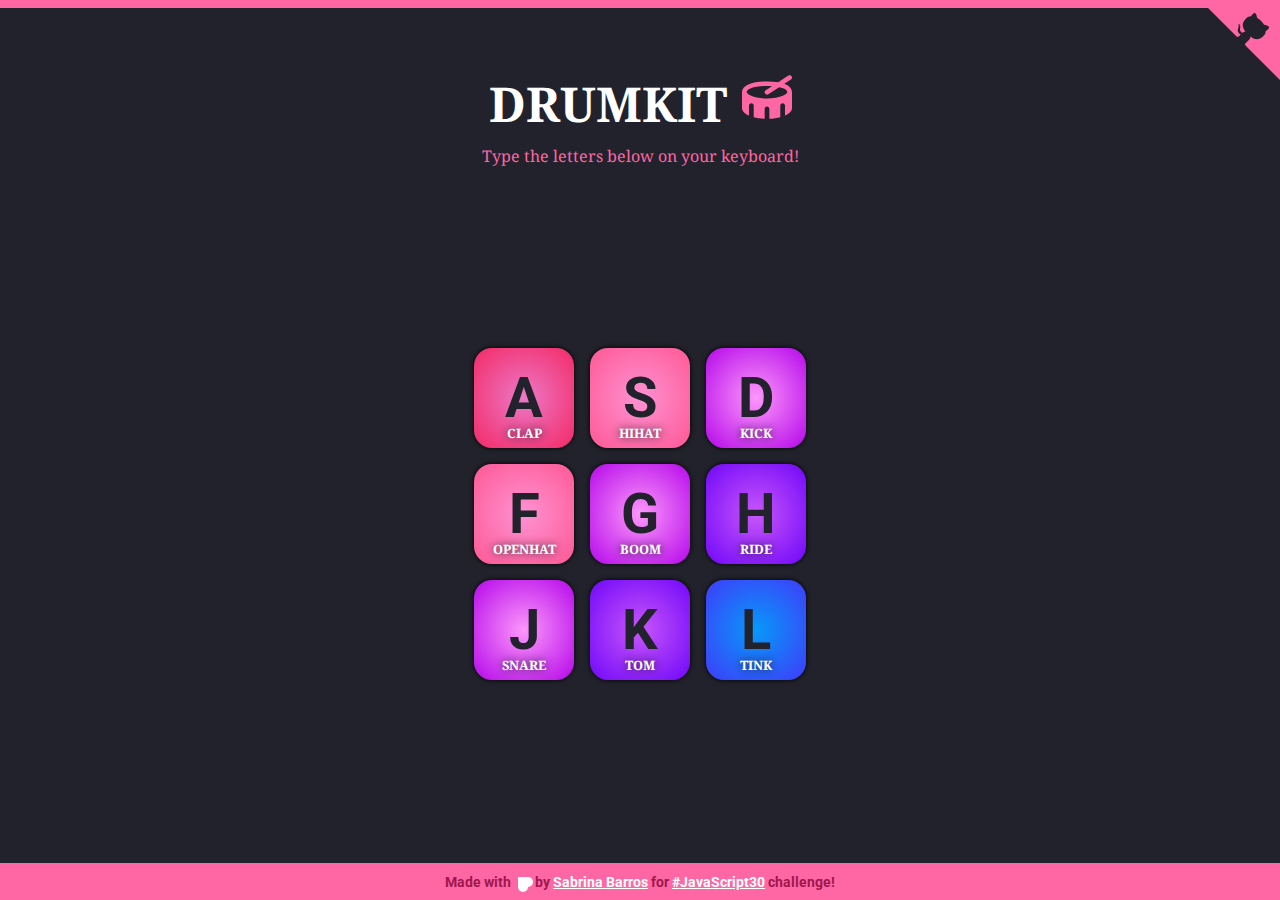
<file: 01 - JS Drum Kit/index.html>
<!DOCTYPE html>
<html lang="en">
  <head>

    <title>Ba Dum Tsss</title>
    <link rel="icon" type="image/png" href="./images/song.png">

    <meta charset="UTF-8"/>
    <meta name="viewport" content="width=device-width, initial-scale=1.0"/>

    <link rel="stylesheet" type="text/css" href="../assets/normalize.css"/>
    <link rel="stylesheet" type="text/css" href="./style.css"/>

    <link rel="preconnect" href="https://fonts.googleapis.com">
    <link rel="preconnect" href="https://fonts.gstatic.com" crossorigin>
    <link href="https://fonts.googleapis.com/css2?family=Noto+Serif:wght@400;700&family=Roboto:wght@400;700&display=swap" rel="stylesheet">

  </head>

  <body>

    <a href="https://github.com/SabrinaBarros/JavaScript30" target="_blank" class="github-corner" aria-label="View source on GitHub"><svg width="80" height="80" viewBox="0 0 250 250" style="fill:#fe67a4; color:#21222b; position: absolute; top: 0; border: 0; right: 0;" aria-hidden="true"><path d="M0,0 L115,115 L130,115 L142,142 L250,250 L250,0 Z"></path><path d="M128.3,109.0 C113.8,99.7 119.0,89.6 119.0,89.6 C122.0,82.7 120.5,78.6 120.5,78.6 C119.2,72.0 123.4,76.3 123.4,76.3 C127.3,80.9 125.5,87.3 125.5,87.3 C122.9,97.6 130.6,101.9 134.4,103.2" fill="currentColor" style="transform-origin: 130px 106px;" class="octo-arm"></path><path d="M115.0,115.0 C114.9,115.1 118.7,116.5 119.8,115.4 L133.7,101.6 C136.9,99.2 139.9,98.4 142.2,98.6 C133.8,88.0 127.5,74.4 143.8,58.0 C148.5,53.4 154.0,51.2 159.7,51.0 C160.3,49.4 163.2,43.6 171.4,40.1 C171.4,40.1 176.1,42.5 178.8,56.2 C183.1,58.6 187.2,61.8 190.9,65.4 C194.5,69.0 197.7,73.2 200.1,77.6 C213.8,80.2 216.3,84.9 216.3,84.9 C212.7,93.1 206.9,96.0 205.4,96.6 C205.1,102.4 203.0,107.8 198.3,112.5 C181.9,128.9 168.3,122.5 157.7,114.1 C157.9,116.9 156.7,120.9 152.7,124.9 L141.0,136.5 C139.8,137.7 141.6,141.9 141.8,141.8 Z" fill="currentColor" class="octo-body"></path></svg></a><style>.github-corner:hover .octo-arm{animation:octocat-wave 560ms ease-in-out}@keyframes octocat-wave{0%,100%{transform:rotate(0)}20%,60%{transform:rotate(-25deg)}40%,80%{transform:rotate(10deg)}}@media (max-width:500px){.github-corner:hover .octo-arm{animation:none}.github-corner .octo-arm{animation:octocat-wave 560ms ease-in-out}}</style>

    <header class="header">
      <h1 class="header__title">DRUMKIT</h1>
      <p class="header__text">Type the letters below on your keyboard!</p>
    </header>

    <main class="main">

      <div data-key="KeyA" id="KeyA" class="key">
        <kbd class="key__letter">A</kbd>
        <span class="key__sound-name">CLAP</span>
      </div>

      <div data-key="KeyS" id="KeyS" class="key">
        <kbd class="key__letter">S</kbd>
        <span class="key__sound-name">HIHAT</span>
      </div>

      <div data-key="KeyD" id="KeyD" class="key">
        <kbd class="key__letter">D</kbd>
        <span class="key__sound-name">KICK</span>
      </div>

      <div data-key="KeyF" id="KeyF" class="key">
        <kbd class="key__letter">F</kbd>
        <span class="key__sound-name">OPENHAT</span>
      </div>

      <div data-key="KeyG" id="KeyG" class="key">
        <kbd class="key__letter">G</kbd>
        <span class="key__sound-name">BOOM</span>
      </div>

      <div data-key="KeyH" id="KeyH" class="key">
        <kbd class="key__letter">H</kbd>
        <span class="key__sound-name">RIDE</span>
      </div>

      <div data-key="KeyJ" id="KeyJ" class="key">
        <kbd class="key__letter">J</kbd>
        <span class="key__sound-name">SNARE</span>
      </div>

      <div data-key="KeyK" id="KeyK" class="key">
        <kbd class="key__letter">K</kbd>
        <span class="key__sound-name">TOM</span>
      </div>

      <div data-key="KeyL" id="KeyL" class="key">
        <kbd class="key__letter">L</kbd>
        <span class="key__sound-name">TINK</span>
      </div>

    </main>

    <audio data-key="KeyA" src="sounds/clap.wav"></audio>
    <audio data-key="KeyS" src="sounds/hihat.wav"></audio>
    <audio data-key="KeyD" src="sounds/kick.wav"></audio>
    <audio data-key="KeyF" src="sounds/openhat.wav"></audio>
    <audio data-key="KeyG" src="sounds/boom.wav"></audio>
    <audio data-key="KeyH" src="sounds/ride.wav"></audio>
    <audio data-key="KeyJ" src="sounds/snare.wav"></audio>
    <audio data-key="KeyK" src="sounds/tom.wav"></audio>
    <audio data-key="KeyL" src="sounds/tink.wav"></audio>

    <footer class="footer">

      <small class="footer__text">Made with <div class="heart">
        <span class="visual-hidden">love</span></div> by <a class="footer__link" href="https://github.com/SabrinaBarros" target="_blank">Sabrina Barros</a> for <a class="footer__link" href="https://javascript30.com/" target="_blank">#JavaScript30</a> challenge!
      </small>

    </footer>

  </body>

  <script src="./script.js" defer></script>

</html>
</file>
<file: 01 - JS Drum Kit/style.css>
html {
  height: 100%;
}

body {
  margin: 0;
  height: 100%;

  display: flex;
  flex-direction: column;

  background-color: #21222b;
  font-family: 'Noto Serif', serif;
}

/* HEADER */

.header {
  border-top: 8px solid #fe67a4;
  box-sizing: border-box;
  text-align: center;
}

.header__title {
  color: #fff;
  font-size: 3rem;
  font-weight: 700;
  margin: 64px 0  16px 0;
}

.header__title::after {
  content: "";
  display: inline-block;

  height: 50px;
  width: 50px;
  margin-left: 15px;

  background-repeat: no-repeat;
  background-size: 50px;
  background-image: url("data:image/svg+xml,%3Csvg xmlns='http://www.w3.org/2000/svg' viewBox='0 0 512 512' fill='%23fe67a4'%3E%3Cpath d='M501.2 76.1c11.1-7.3 14.2-22.1 6.9-33.2s-22.1-14.2-33.2-6.9L370.2 104.5C335.8 98.7 297 96 256 96C114.6 96 0 128 0 208V368c0 31.3 27.4 58.8 72 78.7V344c0-13.3 10.7-24 24-24s24 10.7 24 24V463.4c33 8.9 71.1 14.5 112 16.1V376c0-13.3 10.7-24 24-24s24 10.7 24 24V479.5c40.9-1.6 79-7.2 112-16.1V344c0-13.3 10.7-24 24-24s24 10.7 24 24V446.7c44.6-19.9 72-47.4 72-78.7V208c0-41.1-30.2-69.5-78.8-87.4l67.9-44.5zM307.4 145.6l-64.6 42.3c-11.1 7.3-14.2 22.1-6.9 33.2s22.1 14.2 33.2 6.9l111.1-72.8c14.7 3.2 27.9 7 39.4 11.5C458.4 181.8 464 197.4 464 208c0 .8-2.7 17.2-46 35.9C379.1 260.7 322 272 256 272s-123.1-11.3-162-28.1C50.7 225.2 48 208.8 48 208c0-10.6 5.6-26.2 44.4-41.3C130.6 151.9 187.8 144 256 144c18 0 35.1 .5 51.4 1.6z'/%3E%3C/svg%3E");
}

.header__text {
  color: #fe67a4;
  font-size: 16px;
  font-weight: 400;
}

/* MAIN */

.main {
  height: 100%;
  width: 332px;

  display: flex;
  flex-wrap: wrap;
  gap: 16px;

  margin: auto;
  box-sizing: border-box;
  align-content: center;
}

/* MAIN__DRUM */

.key {
  height: 100px;
  width: 100px;
  position: relative;

  box-sizing: border-box;
  border-radius: 18%;
  display: flex;
  align-items: center;
  justify-content: center;


  background-image: radial-gradient(#fd97fb, #b508ea);
  box-shadow: #000 0 0 5px;
  transition: all .15as ease-in-out;
}

.key:first-child {
  background-image: radial-gradient(#ec79c6, #f32966);
}

.key:nth-child(2),
.key:nth-child(4) {
  background-image: radial-gradient(#fe92d2, #fe5895);
}

.key:nth-child(6),
.key:nth-child(8) {
  background-image: radial-gradient(#c856fa, #7007f9);
}

.key:last-child {
  background-image: radial-gradient(#0799fa, #3f3cf9);
}

/* MAIN__DRUM--TEXT */

.key__letter {
  display: block;

  color: #21222b;
  font-family: 'Roboto', sans-serif;
  font-weight: 700;
  font-size: 3.5rem;
}

.key__sound-name {
  color: #fff;
  text-shadow: #21222b 0 0 8px;

  font-family: 'Noto Serif', serif;
  font-weight: 700;
  font-size: .8rem;
  position: absolute;
  bottom: 8px;
}

/* FOOTER */

.footer {
  padding: 8px;
  text-align: center;
  margin-top: 16px;

  background-color: #fe67a4;
  color: #9f174d;

  font-family: 'Roboto', sans-serif;
  font-weight: 700;
  font-size: 18px;
}

/* FOOTER__HEART */

.heart {
  --color: #fff;
  --size: 10px;

  background-color: var(--color);

  display: inline-block;
  height: var(--size);
  width: var(--size);

  margin: 0 4px;
  position: relative;

  animation: pulse .8s alternate infinite ease-in;
}

.heart::after {
  background-color: var(--color);

  content: "";
  display: block;

  height: var(--size);
  width: var(--size);
  border-radius: 50%;

  left: 50%;
  position: absolute;
}

.heart::before {
  background-color: var(--color);

  content: "";
  display: block;

  height: var(--size);
  width: var(--size);
  border-radius: 50%;

  top: 50%;
  position: absolute;
}

@keyframes pulse {
  0% {transform: rotate(-135deg) scale(0.8);}
  100% {transform: rotate(-135deg) scale(1);}
}

/* FOOTER__LINK */

.footer__link {
  color: #fff;
  text-decoration-line: underline;
  transition: opacity .4s;
}

.footer__link:hover {
  opacity: .7;
  cursor: pointer;
}

/* USEFUL CLASSES */

/* Visual Hidden */

.visual-hidden {
  width: 0;
  height: 0;
  opacity: 0;
  top: -9999px;
  left: -9999px;
  display: block;
  overflow: hidden;
  position: absolute;
}

/* Key On */

div.key.key--on,
div.key:hover {
  box-shadow: #fff 0 0 10px;
  background-image: radial-gradient(#7007f9, #fff);

  transform: scale(1.1);
  transition: all .15s ease-out;
}
</file>
